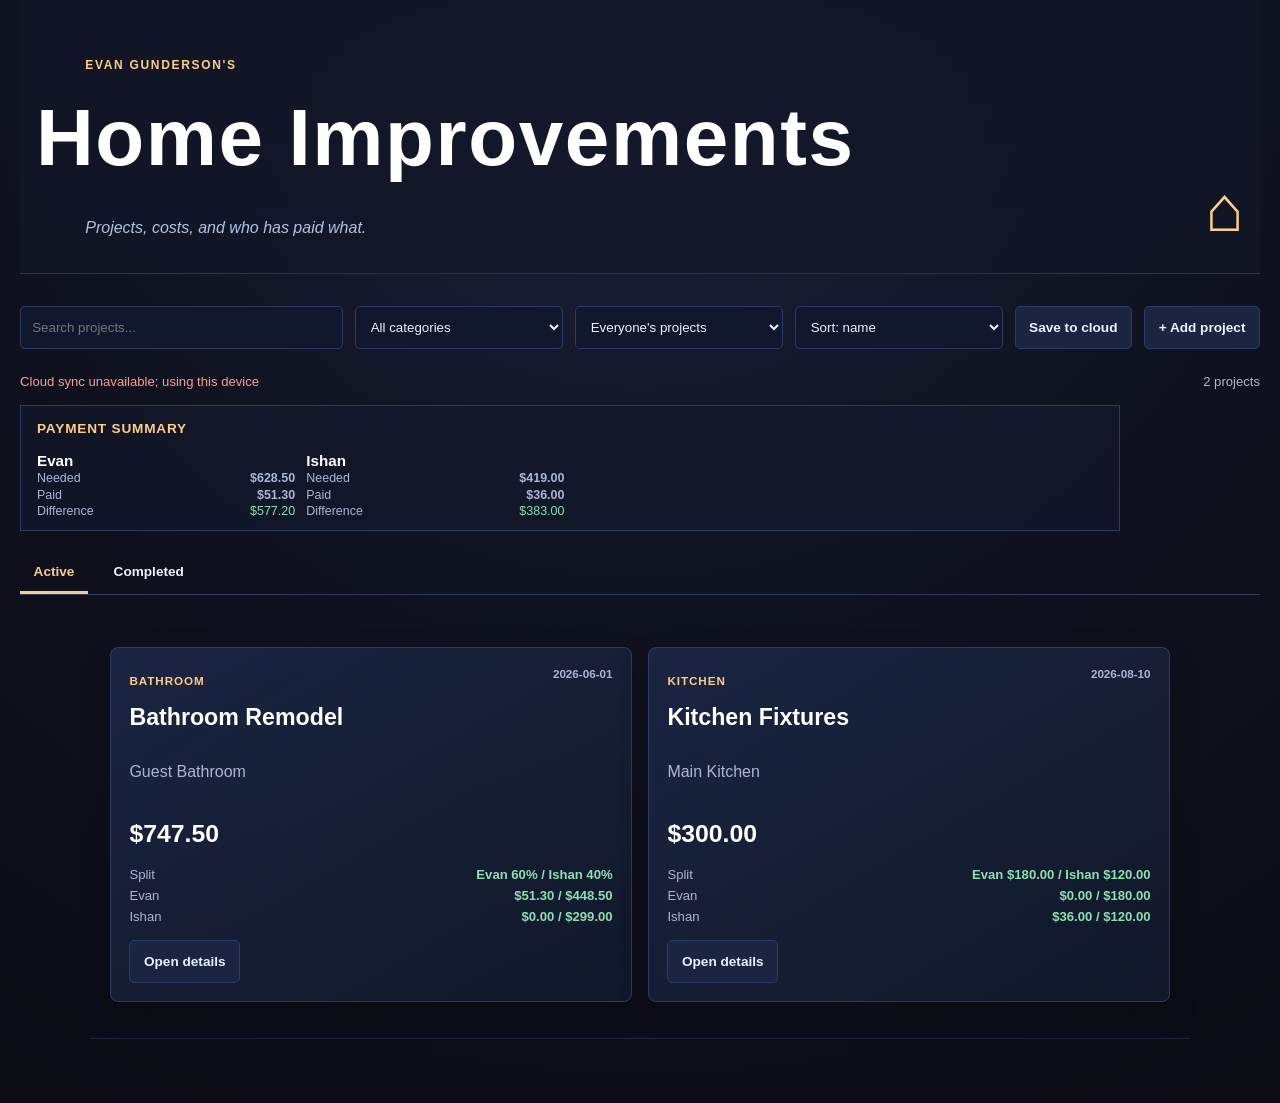
<file: home-improvements.html>
<!DOCTYPE html>
<html lang="en">
<head>
  <meta charset="UTF-8" />
  <meta name="viewport" content="width=device-width, initial-scale=1.0" />
  <meta name="description" content="A private, local-first tracker for home improvement projects, costs, and payments." />
  <title>Home Improvements</title>
  <link rel="stylesheet" href="assets/styles.css" />
  <link rel="shortcut icon" type="image/x-icon" href="favicon.ico">
  <style>
    :root { --panel: rgba(18, 24, 43, 0.92); --panel-light: rgba(28, 38, 68, 0.95); --line: #2d3b67; --accent: #ffcc88; --green: #8ee0b0; --danger: #ff9b9b; --muted: #aab7d4; }
    * { box-sizing: border-box; }
    body { min-height: 100vh; }
    .improvements-shell { width: min(1240px, calc(100% - 2rem)); margin: 0 auto; }
    .improvements-header { display: flex; align-items: end; justify-content: space-between; gap: 2rem; text-align: left; }
    .improvements-header h1 { font-size: clamp(2.4rem, 7vw, 5rem); }
    .eyebrow { color: var(--accent); font: 700 .75rem Arial, sans-serif; letter-spacing: .14em; text-transform: uppercase; }
    .header-mark { color: var(--accent); font-size: 4rem; line-height: 1; }
    .tracker-main { max-width: none; padding: 2rem 0 4rem; border: 0; }
    .toolbar, .status-row, .tabs, .split-controls { display: flex; flex-wrap: wrap; align-items: center; gap: .75rem; }
    .toolbar { margin-bottom: 1rem; }
    .toolbar input, .toolbar select, .project-form input, .project-form select, .project-form textarea, .item-input { min-height: 2.7rem; width: 100%; padding: .55rem .7rem; color: #eaf2ff; border: 1px solid var(--line); border-radius: 5px; background: #11182d; }
    .toolbar input { flex: 1 1 18rem; }
    .toolbar select { flex: 0 1 13rem; }
    .button { min-height: 2.7rem; padding: .55rem .85rem; color: #eaf2ff; border: 1px solid var(--line); border-radius: 5px; background: var(--panel-light); cursor: pointer; font: 700 .85rem Arial, sans-serif; }
    .button:hover, .button[aria-selected="true"] { border-color: var(--accent); color: #171b28; background: var(--accent); }
    .button.danger { color: var(--danger); }
    .button.danger:hover { color: #171b28; background: var(--danger); }
    .status-row { min-height: 2rem; justify-content: space-between; color: var(--muted); font: .82rem Arial, sans-serif; }
    .status-row .error, .validation { color: var(--danger); }
    .payment-summary { display: grid; grid-template-columns: repeat(auto-fit, minmax(220px, 1fr)); gap: .7rem; margin: .5rem 0 1.25rem; padding: .75rem 1rem; border: 1px solid var(--line); background: rgba(18, 24, 43, .72); }
    .payment-summary h2 { grid-column: 1 / -1; margin: 0; color: var(--accent); font-size: .85rem; letter-spacing: .06em; text-transform: uppercase; }
    .payment-summary-person { display: grid; gap: .15rem; color: var(--muted); font: .78rem Arial, sans-serif; }
    .payment-summary-person strong { color: #fff; font-size: .95rem; }
    .payment-summary-person span { display: flex; justify-content: space-between; gap: .5rem; }
    .payment-summary-person em { color: var(--green); font-style: normal; }
    .payment-summary-person em.negative { color: var(--danger); }
    .tabs { margin: 1rem 0; border-bottom: 1px solid var(--line); }
    .tab { border: 0; border-bottom: 3px solid transparent; border-radius: 0; background: transparent; }
    .tab[aria-selected="true"] { color: var(--accent); border-bottom-color: var(--accent); background: transparent; }
    .project-grid { display: grid; grid-template-columns: repeat(auto-fit, minmax(280px, 1fr)); gap: 1rem; }
    .project-card { display: flex; min-height: 260px; flex-direction: column; padding: 1.15rem; border: 1px solid var(--line); border-radius: 8px; background: linear-gradient(150deg, var(--panel-light), var(--panel)); box-shadow: 0 10px 30px rgba(0,0,0,.2); animation: appear .3s ease both; }
    .project-card.completed { opacity: .78; }
    .card-top { display: flex; justify-content: space-between; gap: 1rem; }
    .project-card h2 { margin: .3rem 0 .4rem; color: #fff; font-size: 1.45rem; }
    .tag, .card-date { color: var(--accent); font: 700 .73rem Arial, sans-serif; letter-spacing: .08em; text-transform: uppercase; }
    .card-date { color: var(--muted); letter-spacing: 0; text-transform: none; }
    .card-notes { color: var(--muted); }
    .card-total { margin: .8rem 0; color: #fff; font-size: 1.55rem; font-weight: 700; }
    .payment-list { display: grid; gap: .35rem; margin-top: auto; color: var(--muted); font: .82rem Arial, sans-serif; }
    .payment-list span { display: flex; justify-content: space-between; gap: .5rem; }
    .payment-list strong { color: var(--green); font-weight: 600; }
    .card-actions { display: flex; gap: .6rem; margin-top: 1rem; }
    .empty-state { grid-column: 1 / -1; padding: 3rem 1rem; text-align: center; color: var(--muted); }
    dialog { width: min(1040px, calc(100% - 1.5rem)); max-height: calc(100vh - 1.5rem); padding: 0; color: #eaf2ff; border: 1px solid var(--line); border-radius: 8px; background: #12182b; box-shadow: 0 25px 80px rgba(0,0,0,.45); }
    dialog::backdrop { background: rgba(3, 6, 14, .72); }
    .dialog-inner { padding: 1.35rem; }
    .dialog-heading { display: flex; align-items: start; justify-content: space-between; gap: 1rem; }
    .dialog-heading h2 { margin: 0 0 1rem; color: #fff; }
    .close-button { border: 0; color: var(--muted); background: transparent; font-size: 1.5rem; cursor: pointer; }
    .project-form { display: grid; gap: 1rem; }
    .form-row { display: grid; grid-template-columns: repeat(2, 1fr); gap: 1rem; }
    .project-form label { display: grid; gap: .35rem; color: var(--muted); font: 700 .75rem Arial, sans-serif; letter-spacing: .05em; text-transform: uppercase; }
    .project-form textarea { min-height: 5rem; resize: vertical; }
    .items-heading { display: flex; justify-content: space-between; align-items: center; gap: 1rem; }
    .items-heading h3, .split-panel h3 { margin: 0; color: var(--accent); font-size: 1rem; }
    .items-table { overflow-x: auto; }
    .items-table table { width: 100%; min-width: 720px; border-collapse: collapse; font-size: .85rem; }
    .items-table th { color: var(--muted); font: 700 .7rem Arial, sans-serif; letter-spacing: .05em; text-align: left; text-transform: uppercase; }
    .items-table th, .items-table td { padding: .55rem .35rem; border-bottom: 1px solid #263354; vertical-align: middle; }
    .items-table td:nth-child(2) { width: 7.5rem; }
    .items-table td:nth-child(3) { width: 16rem; }
    .items-table td:nth-child(4), .items-table td:nth-child(5) { width: 4rem; text-align: center; }
    .item-input[type="number"] { text-align: right; }
    .check { width: 1.1rem; height: 1.1rem; accent-color: var(--green); }
    .split-panel { display: grid; gap: .8rem; padding: 1rem; border: 1px solid var(--line); background: rgba(24, 31, 56, .72); }
    .split-person { display: grid; grid-template-columns: 6rem minmax(7rem, 10rem) 1fr; align-items: center; gap: .7rem; }
    .split-person strong { color: #fff; }
    .split-person span { color: var(--muted); font: .82rem Arial, sans-serif; }
    .form-actions { display: flex; flex-wrap: wrap; justify-content: space-between; gap: .7rem; }
    .action-group { display: flex; gap: .7rem; }
    @keyframes appear { from { opacity: 0; transform: translateY(8px); } to { opacity: 1; transform: translateY(0); } }
    @media (max-width: 640px) { .improvements-header { align-items: start; padding-top: 2rem; } .header-mark { display: none; } .form-row, .split-person { grid-template-columns: 1fr; } .toolbar > * { flex-basis: 100%; } .form-actions, .action-group { width: 100%; } .form-actions .button, .action-group .button { flex: 1; } }
  </style>
</head>
<body class="dark">
  <div class="improvements-shell">
    <header class="improvements-header">
      <div><p class="eyebrow">Evan Gunderson's</p><h1>Home Improvements</h1><p>Projects, costs, and who has paid what.</p></div>
      <div class="header-mark" aria-hidden="true">⌂</div>
    </header>
    <main class="tracker-main">
      <div class="toolbar" aria-label="Project controls">
        <input id="search" type="search" placeholder="Search projects..." aria-label="Search projects" />
        <select id="category-filter" aria-label="Filter by category"><option value="all">All categories</option></select>
        <select id="person-filter" aria-label="Filter by unpaid person"><option value="all">Everyone's projects</option><option value="Evan">Unpaid for Evan</option><option value="Ishan">Unpaid for Ishan</option></select>
        <select id="sort-control" aria-label="Sort projects"><option value="name">Sort: name</option><option value="total">Sort: total cost</option><option value="startDate">Sort: start date</option><option value="completedDate">Sort: completion date</option></select>
        <button class="button" id="sync-button" type="button">Save to cloud</button><button class="button" id="add-project" type="button">+ Add project</button>
      </div>
      <div class="status-row"><span id="sync-status" aria-live="polite">Using this device</span><span id="project-count"></span></div>
      <section class="payment-summary" id="payment-summary" aria-label="Payment summary"></section>
      <div class="tabs" role="tablist"><button class="button tab" id="active-tab" role="tab" aria-selected="true" type="button">Active</button><button class="button tab" id="completed-tab" role="tab" aria-selected="false" type="button">Completed</button></div>
      <section class="project-grid" id="project-grid" aria-live="polite"></section>
    </main>
  </div>
  <dialog id="project-dialog"><div class="dialog-inner"><div class="dialog-heading"><h2 id="dialog-title">Add a project</h2><button class="close-button" id="close-dialog" type="button" aria-label="Close">&times;</button></div><form class="project-form" id="project-form">
    <input id="project-id" type="hidden" />
    <div class="form-row"><label>Project name<input id="project-name" required maxlength="80" /></label><label>Category<input id="project-category" required maxlength="40" /></label></div>
    <div class="form-row"><label>Location<input id="project-location" maxlength="80" /></label><label>Start date<input id="project-start-date" type="date" /></label></div>
    <label>Notes<textarea id="project-notes" maxlength="1000"></textarea></label>
    <label><span>Project completed</span><span><input class="check" id="project-completed" type="checkbox" /> Mark this project completed</span></label>
    <div><div class="items-heading"><h3>Line items</h3><button class="button" id="add-item" type="button">+ Add item</button></div><div class="items-table"><table><thead><tr><th>Item</th><th>Cost</th><th>Link</th><th>Done</th><th>Evan paid</th><th>Ishan paid</th><th></th></tr></thead><tbody id="items-body"></tbody></table></div><p class="card-total">Total: <span id="form-total">$0.00</span></p></div>
    <div class="split-panel"><h3>Cost split</h3><div class="split-controls"><label><input type="radio" name="split-mode" value="percentage" checked /> Percentage</label><label><input type="radio" name="split-mode" value="amount" /> Fixed amount</label></div><div id="split-people"></div><p class="validation" id="split-validation" aria-live="polite"></p></div>
    <div class="form-actions"><button class="button danger" id="delete-project" type="button">Delete project</button><div class="action-group"><button class="button" id="cancel-dialog" type="button">Cancel</button><button class="button" type="submit">Save project</button></div></div>
  </form></div></dialog>
  <script>
    const PEOPLE = ["Evan", "Ishan"];
    const API_URL = "https://recipe-book-api.2thetophat2.workers.dev?resource=improvements";
    const STORAGE_KEY = "home-improvements-data";
    const starterData = [{ id: "bathroom-remodel-2026", name: "Bathroom Remodel", category: "Bathroom", location: "Guest Bathroom", startDate: "2026-06-01", notes: "Full refresh before guests arrive.", split: { mode: "percentage", values: { Evan: 60, Ishan: 40 } }, completed: false, completedDate: null, items: [{ id: "sink", name: "New Sink", cost: 240, link: "https://example.com/product", completed: false, paid: { Evan: false, Ishan: false } }, { id: "lights", name: "Vanity Lights", cost: 85.5, link: "https://example.com/quote", completed: true, paid: { Evan: true, Ishan: false } }, { id: "install", name: "Installation Labor", cost: 350, link: "", completed: false, paid: { Evan: false, Ishan: false } }, { id: "paint", name: "Paint", cost: 60, link: "", completed: false, paid: { Evan: false, Ishan: false } }, { id: "caulk", name: "Caulk", cost: 12, link: "", completed: false, paid: { Evan: false, Ishan: false } }] }, { id: "kitchen-fixtures-2026", name: "Kitchen Fixtures", category: "Kitchen", location: "Main Kitchen", startDate: "2026-08-10", notes: "Replace the faucet and update cabinet hardware.", split: { mode: "amount", values: { Evan: 180, Ishan: 120 } }, completed: false, completedDate: null, items: [{ id: "faucet", name: "Pull-down Faucet", cost: 210, link: "https://example.com/faucet", completed: false, paid: { Evan: false, Ishan: false } }, { id: "hardware", name: "Cabinet Hardware", cost: 90, link: "", completed: false, paid: { Evan: false, Ishan: true } }] }];
    let projects = normalizeProjects(JSON.parse(localStorage.getItem(STORAGE_KEY) || "null") || starterData);
    let currentTab = "active";
    let editingProject = null;
    let draftSplitValues = { Evan: 0, Ishan: 0 };
    const grid = document.getElementById("project-grid");
    const dialog = document.getElementById("project-dialog");
    const form = document.getElementById("project-form");
    const money = (value) => new Intl.NumberFormat("en-US", { style: "currency", currency: "USD" }).format(Number(value) || 0);
    const escapeHtml = (value) => String(value ?? "").replace(/[&<>'"]/g, (character) => ({ "&": "&amp;", "<": "&lt;", ">": "&gt;", "'": "&#39;", '"': "&quot;" }[character]));
    function blankItem() { return { id: `item-${Date.now()}-${Math.random().toString(16).slice(2)}`, name: "", cost: 0, link: "", completed: false, notes: "", paid: { Evan: false, Ishan: false } }; }
    function normalizeProjects(value) { return (Array.isArray(value) ? value : []).map((project) => ({ id: project.id || `project-${Date.now()}`, name: project.name || "Untitled project", category: project.category || "Other", location: project.location || "", startDate: project.startDate || "", notes: project.notes || "", split: { mode: project.split?.mode === "amount" ? "amount" : "percentage", values: Object.fromEntries(PEOPLE.map((person) => [person, Number(project.split?.values?.[person]) || 0])) }, completed: Boolean(project.completed), completedDate: project.completedDate || null, items: (Array.isArray(project.items) ? project.items : []).map((item) => ({ ...blankItem(), ...item, cost: Number(item.cost) || 0, paid: Object.fromEntries(PEOPLE.map((person) => [person, Boolean(item.paid?.[person])])) })) })); }
    function saveLocally() { localStorage.setItem(STORAGE_KEY, JSON.stringify(projects)); renderSummary(); }
    function total(project) { return project.items.reduce((sum, item) => sum + (Number(item.cost) || 0), 0); }
    function owed(project, person) { return project.split.mode === "percentage" ? total(project) * project.split.values[person] / 100 : project.split.values[person]; }
    function itemShare(project, item, person) { const cost = Number(item.cost) || 0; if (project.split.mode === "percentage") return cost * project.split.values[person] / 100; const splitTotal = PEOPLE.reduce((sum, splitPerson) => sum + project.split.values[splitPerson], 0); return splitTotal ? cost * project.split.values[person] / splitTotal : 0; }
    function paid(project, person) { return project.items.reduce((sum, item) => sum + (item.paid[person] ? itemShare(project, item, person) : 0), 0); }
    function hasUnpaid(project, person) { return project.items.some((item) => !item.paid[person]); }
    function setStatus(message, error = false) { const status = document.getElementById("sync-status"); status.textContent = message; status.className = error ? "error" : ""; }
    function renderSummary() { document.getElementById("payment-summary").innerHTML = `<h2>Payment summary</h2>${PEOPLE.map((person) => { const owedTotal = projects.reduce((sum, project) => sum + owed(project, person), 0); const paidTotal = projects.reduce((sum, project) => sum + paid(project, person), 0); const difference = owedTotal - paidTotal; return `<div class="payment-summary-person"><strong>${person}</strong><span>Needed <b>${money(owedTotal)}</b></span><span>Paid <b>${money(paidTotal)}</b></span><span>Difference <em class="${difference < 0 ? "negative" : ""}">${money(difference)}</em></span></div>`; }).join("")}`; }
    function updateCategories() { const select = document.getElementById("category-filter"); const selected = select.value; const categories = [...new Set(projects.map((project) => project.category).filter(Boolean))].sort(); select.innerHTML = `<option value="all">All categories</option>${categories.map((category) => `<option value="${escapeHtml(category)}">${escapeHtml(category)}</option>`).join("")}`; select.value = categories.includes(selected) ? selected : "all"; }
    function render() { updateCategories(); const term = document.getElementById("search").value.toLowerCase().trim(); const category = document.getElementById("category-filter").value; const person = document.getElementById("person-filter").value; const sort = document.getElementById("sort-control").value; const visible = projects.filter((project) => (currentTab === "completed" ? project.completed : !project.completed)).filter((project) => `${project.name} ${project.category} ${project.location} ${project.notes}`.toLowerCase().includes(term)).filter((project) => category === "all" || project.category === category).filter((project) => person === "all" || hasUnpaid(project, person)).sort((a, b) => { if (sort === "total") return total(b) - total(a); if (sort === "startDate" || sort === "completedDate") return String(b[sort] || "").localeCompare(String(a[sort] || "")); return a.name.localeCompare(b.name); }); document.getElementById("project-count").textContent = `${visible.length} project${visible.length === 1 ? "" : "s"}`; grid.innerHTML = visible.length ? visible.map((project, index) => `<article class="project-card ${project.completed ? "completed" : ""}" style="animation-delay:${index * 40}ms"><div class="card-top"><div><span class="tag">${escapeHtml(project.category)}</span><h2>${escapeHtml(project.name)}</h2></div><span class="card-date">${project.completed ? "Completed" : project.startDate || "No start date"}</span></div><p class="card-notes">${escapeHtml(project.location || project.notes || "No notes yet.")}</p><div class="card-total">${money(total(project))}</div><div class="payment-list"><span>Split <strong>${PEOPLE.map((person) => project.split.mode === "percentage" ? `${person} ${project.split.values[person]}%` : `${person} ${money(project.split.values[person])}`).join(" / ")}</strong></span>${PEOPLE.map((person) => `<span>${person} <strong>${money(paid(project, person))} / ${money(owed(project, person))}</strong></span>`).join("")}</div><div class="card-actions"><button class="button" data-action="edit" data-id="${escapeHtml(project.id)}" type="button">Open details</button></div></article>`).join("") : `<p class="empty-state">No ${currentTab} projects match these filters.</p>`; }
    function renderItems(items) { document.getElementById("items-body").innerHTML = items.map((item) => `<tr data-item-id="${escapeHtml(item.id)}"><td><input class="item-input" data-field="name" value="${escapeHtml(item.name)}" placeholder="Item name" required /><input class="item-input" data-field="notes" value="${escapeHtml(item.notes)}" placeholder="Notes" aria-label="Item notes" /></td><td><input class="item-input" data-field="cost" type="number" min="0" step="0.01" value="${item.cost}" aria-label="Cost" /></td><td><input class="item-input" data-field="link" type="url" value="${escapeHtml(item.link)}" placeholder="https://..." aria-label="Link" />${item.link ? `<a href="${escapeHtml(item.link)}" target="_blank" rel="noopener noreferrer">Open link</a>` : ""}</td><td><input class="check" data-field="completed" type="checkbox" ${item.completed ? "checked" : ""} aria-label="Item completed" /></td><td><input class="check" data-person="Evan" type="checkbox" ${item.paid.Evan ? "checked" : ""} aria-label="Evan paid" /></td><td><input class="check" data-person="Ishan" type="checkbox" ${item.paid.Ishan ? "checked" : ""} aria-label="Ishan paid" /></td><td><button class="button danger" data-action="remove-item" type="button" aria-label="Delete ${escapeHtml(item.name || "item")}">Delete</button></td></tr>`).join(""); }
    function renderSplit() { const project = readForm(); const mode = document.querySelector('input[name="split-mode"]:checked').value; document.getElementById("form-total").textContent = money(total(project)); document.getElementById("split-people").innerHTML = PEOPLE.map((person) => `<div class="split-person"><strong>${person}</strong><input class="item-input" data-split-person="${person}" type="number" min="0" step="${mode === "percentage" ? "1" : "0.01"}" value="${draftSplitValues[person] || 0}" /><span>Owes ${money(mode === "percentage" ? total(project) * draftSplitValues[person] / 100 : draftSplitValues[person])}; paid ${money(paid(project, person))}</span></div>`).join(""); validateSplit(); }
    function readForm() { return { items: [...document.querySelectorAll("#items-body tr")].map((row) => ({ id: row.dataset.itemId, name: row.querySelector('[data-field="name"]').value.trim(), cost: Number(row.querySelector('[data-field="cost"]').value) || 0, link: row.querySelector('[data-field="link"]').value.trim(), completed: row.querySelector('[data-field="completed"]').checked, notes: row.querySelector('[data-field="notes"]').value.trim(), paid: { Evan: row.querySelector('[data-person="Evan"]').checked, Ishan: row.querySelector('[data-person="Ishan"]').checked } })), split: { mode: document.querySelector('input[name="split-mode"]:checked').value, values: Object.fromEntries(PEOPLE.map((person) => [person, Number(document.querySelector(`[data-split-person="${person}"]`)?.value) || draftSplitValues[person] || 0])) } }; }
    function validateSplit() { if (!editingProject) return true; const data = readForm(); const sum = PEOPLE.reduce((value, person) => value + data.split.values[person], 0); const expected = data.split.mode === "percentage" ? 100 : total(data); const valid = Math.abs(sum - expected) < .01; document.getElementById("split-validation").textContent = valid ? "Split is balanced." : `${data.split.mode === "percentage" ? "Percentages" : "Amounts"} total ${data.split.mode === "percentage" ? `${sum}%` : money(sum)}; expected ${data.split.mode === "percentage" ? "100%" : money(expected)}.`; return valid; }
    function openEditor(project) { editingProject = project || { id: `project-${Date.now()}`, name: "", category: "", location: "", startDate: "", notes: "", completed: false, completedDate: null, items: [blankItem()], split: { mode: "percentage", values: { Evan: 50, Ishan: 50 } } }; draftSplitValues = { ...editingProject.split.values }; document.getElementById("dialog-title").textContent = project ? "Edit project" : "Add a project"; document.getElementById("project-id").value = editingProject.id; document.getElementById("project-name").value = editingProject.name; document.getElementById("project-category").value = editingProject.category; document.getElementById("project-location").value = editingProject.location; document.getElementById("project-start-date").value = editingProject.startDate; document.getElementById("project-notes").value = editingProject.notes; document.getElementById("project-completed").checked = editingProject.completed; document.querySelector(`input[name="split-mode"][value="${editingProject.split.mode}"]`).checked = true; renderItems(editingProject.items); renderSplit(); document.getElementById("delete-project").hidden = !project; dialog.showModal(); }
    async function loadCloud() { try { const response = await fetch(API_URL); if (!response.ok) throw new Error("Cloud load failed"); const payload = await response.json(); if (Array.isArray(payload.improvements)) { projects = normalizeProjects(payload.improvements); saveLocally(); render(); setStatus("Synced from cloud"); } } catch (error) { setStatus("Cloud sync unavailable; using this device", true); } }
    async function saveCloud() { saveLocally(); const writeKey = prompt("Enter your recipe write key:"); if (!writeKey) return; try { const response = await fetch(API_URL, { method: "PUT", headers: { "Content-Type": "application/json", "X-Recipe-Key": writeKey }, body: JSON.stringify({ improvements: projects }) }); const payload = await response.json(); if (!response.ok) throw new Error(payload.error || "Cloud save failed"); setStatus("Saved to cloud"); } catch (error) { setStatus(error.message, true); } }
    document.getElementById("add-project").addEventListener("click", () => openEditor());
    document.getElementById("sync-button").addEventListener("click", saveCloud);
    ["search", "category-filter", "person-filter", "sort-control"].forEach((id) => document.getElementById(id).addEventListener(id === "search" ? "input" : "change", render));
    ["active-tab", "completed-tab"].forEach((id) => document.getElementById(id).addEventListener("click", (event) => { currentTab = id === "completed-tab" ? "completed" : "active"; document.querySelectorAll(".tab").forEach((tab) => tab.setAttribute("aria-selected", tab === event.currentTarget)); render(); }));
    document.getElementById("close-dialog").addEventListener("click", () => dialog.close()); document.getElementById("cancel-dialog").addEventListener("click", () => dialog.close());
    document.getElementById("add-item").addEventListener("click", () => { const items = readForm().items; items.push(blankItem()); renderItems(items); renderSplit(); });
    document.getElementById("items-body").addEventListener("input", () => { document.getElementById("form-total").textContent = money(total(readForm())); renderSplit(); });
    document.getElementById("items-body").addEventListener("change", () => { document.getElementById("form-total").textContent = money(total(readForm())); renderSplit(); });
    document.getElementById("items-body").addEventListener("click", (event) => { if (!event.target.matches('[data-action="remove-item"]')) return; const items = readForm().items.filter((item) => item.id !== event.target.closest("tr").dataset.itemId); renderItems(items.length ? items : [blankItem()]); renderSplit(); });
    document.getElementById("split-people").addEventListener("input", (event) => { if (event.target.matches("[data-split-person]")) draftSplitValues[event.target.dataset.splitPerson] = Number(event.target.value) || 0; validateSplit(); });
    document.querySelectorAll('input[name="split-mode"]').forEach((input) => input.addEventListener("change", renderSplit));
    grid.addEventListener("click", (event) => { const button = event.target.closest("[data-action=" + "edit]"); if (button) openEditor(projects.find((project) => project.id === button.dataset.id)); });
    document.getElementById("delete-project").addEventListener("click", () => { if (editingProject && confirm(`Delete ${editingProject.name || "this project"}?`)) { projects = projects.filter((project) => project.id !== editingProject.id); saveLocally(); dialog.close(); render(); } });
    form.addEventListener("submit", (event) => { event.preventDefault(); if (!validateSplit()) return; const data = readForm(); const completed = document.getElementById("project-completed").checked; const project = { ...editingProject, id: document.getElementById("project-id").value, name: document.getElementById("project-name").value.trim(), category: document.getElementById("project-category").value.trim(), location: document.getElementById("project-location").value.trim(), startDate: document.getElementById("project-start-date").value, notes: document.getElementById("project-notes").value.trim(), completed, completedDate: completed ? (editingProject.completedDate || new Date().toISOString().slice(0, 10)) : null, items: data.items, split: data.split }; projects = projects.some((item) => item.id === project.id) ? projects.map((item) => item.id === project.id ? project : item) : [project, ...projects]; saveLocally(); dialog.close(); render(); });
    renderSummary(); render(); loadCloud();
  </script>
</body>
</html>
</file>
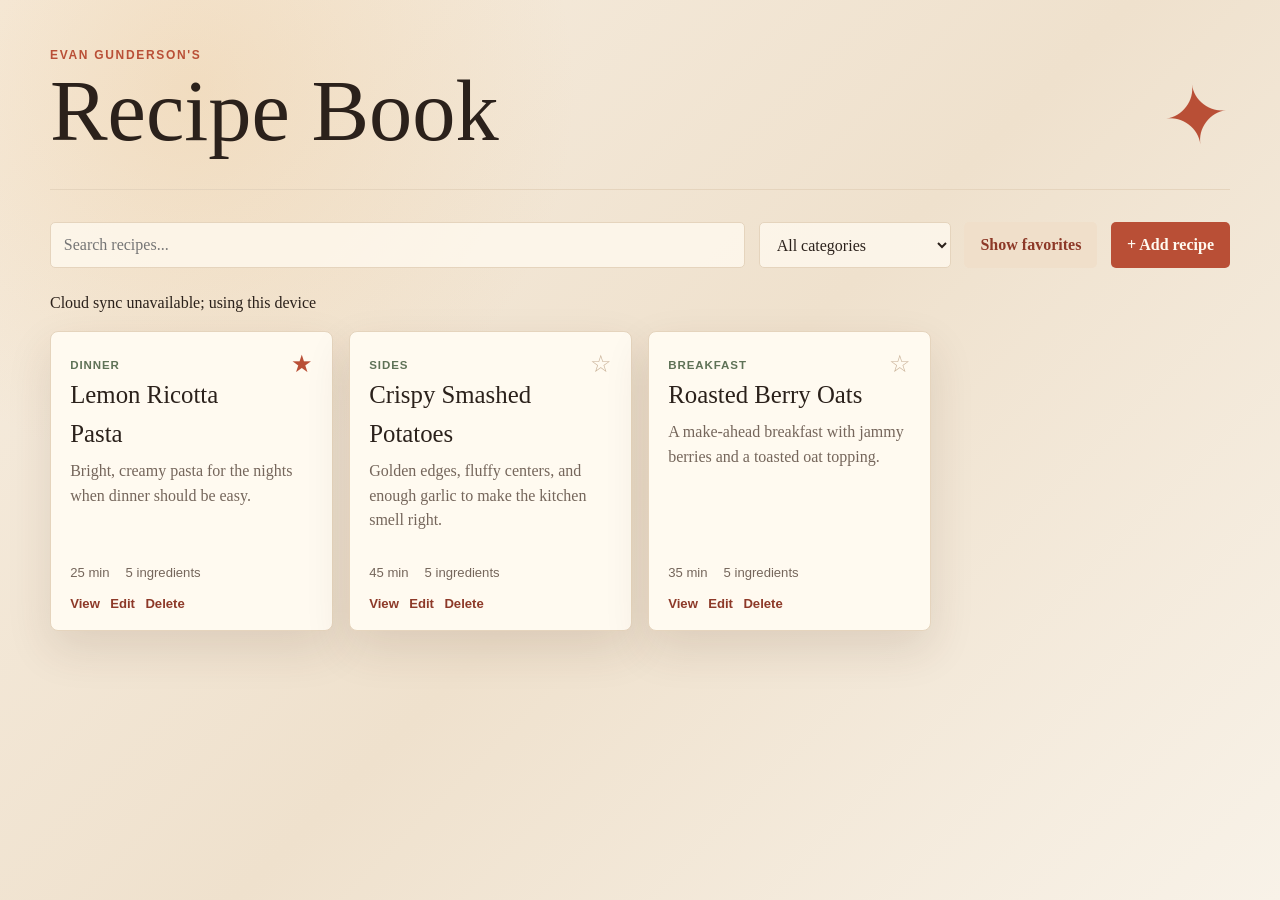
<file: recipe-book.html>
<!DOCTYPE html>
<html lang="en">
<head>
  <meta charset="UTF-8" />
  <meta name="viewport" content="width=device-width, initial-scale=1.0" />
  <meta name="description" content="A personal recipe book for saving and organizing favorite recipes." />
  <title>Recipe Book</title>
  <style>
    :root {
      --ink: #2b211b;
      --muted: #75665b;
      --paper: #fffaf0;
      --paper-deep: #f4e8d5;
      --tomato: #b94f36;
      --tomato-dark: #8d3928;
      --sage: #5f7257;
      --line: #e5d4bd;
      --shadow: 0 18px 45px rgba(73, 44, 24, 0.12);
    }

    * { box-sizing: border-box; }
    body { margin: 0; color: var(--ink); background: radial-gradient(circle at 15% 10%, rgba(231, 183, 119, 0.28), transparent 24rem), linear-gradient(135deg, #f7eee1 0%, #efe1cd 52%, #f8f2e8 100%); font-family: Georgia, "Times New Roman", serif; line-height: 1.55; }
    button, input, select, textarea { font: inherit; }
    button { cursor: pointer; }
    .page-shell { width: min(1180px, calc(100% - 2rem)); min-height: 100dvh; margin: 0 auto; }
    header { display: flex; justify-content: space-between; align-items: end; gap: 2rem; padding: 3rem 0 2rem; border-bottom: 1px solid var(--line); }
    .eyebrow { margin: 0 0 0.45rem; color: var(--tomato); font: 700 0.75rem/1.2 Arial, sans-serif; letter-spacing: 0.14em; text-transform: uppercase; }
    h1, h2, h3, p { margin-top: 0; }
    h1 { margin-bottom: 0.35rem; font-size: clamp(2.8rem, 7vw, 5.4rem); line-height: 0.95; font-weight: 400; }
    .intro { max-width: 34rem; margin-bottom: 0; color: var(--muted); font-size: 1.1rem; }
    .header-mark { color: var(--tomato); font-size: 5rem; line-height: 1; transform: rotate(-8deg); }
    main { padding: 2rem 0 4rem; }
    .toolbar { display: flex; flex-wrap: wrap; justify-content: space-between; gap: 0.85rem; margin-bottom: 1.4rem; }
    .toolbar input, .toolbar select, .recipe-form input, .recipe-form select, .recipe-form textarea { min-height: 2.8rem; padding: 0.6rem 0.8rem; color: var(--ink); border: 1px solid var(--line); border-radius: 5px; background: rgba(255, 250, 240, 0.78); }
    #search { flex: 1 1 17rem; }
    #category-filter { flex: 0 1 12rem; }
    .primary-button, .secondary-button { border: 0; border-radius: 5px; padding: 0.65rem 1rem; font-weight: 700; }
    .primary-button { color: #fffaf0; background: var(--tomato); }
    .primary-button:hover { background: var(--tomato-dark); }
    .secondary-button { color: var(--tomato-dark); background: #f0dfca; }
    .recipe-grid { display: grid; grid-template-columns: repeat(auto-fill, minmax(255px, 1fr)); gap: 1rem; }
    .recipe-card { display: flex; min-height: 255px; flex-direction: column; padding: 1.2rem; border: 1px solid var(--line); border-radius: 8px; background: var(--paper); box-shadow: var(--shadow); animation: appear 0.35s ease both; }
    .card-top { display: flex; align-items: start; justify-content: space-between; gap: 1rem; }
    .recipe-card h2 { margin-bottom: 0.35rem; font-size: 1.55rem; font-weight: 400; }
    .recipe-card p { color: var(--muted); }
    .tag { color: var(--sage); font: 700 0.72rem Arial, sans-serif; letter-spacing: 0.08em; text-transform: uppercase; }
    .favorite { border: 0; padding: 0; color: #cbb49b; background: transparent; font-size: 1.5rem; line-height: 1; }
    .favorite.active { color: var(--tomato); }
    .recipe-meta { display: flex; gap: 1rem; margin-top: auto; padding-top: 1rem; color: var(--muted); font: 0.82rem Arial, sans-serif; }
    .card-actions { display: flex; gap: 0.65rem; margin-top: 1rem; }
    .card-actions button { padding: 0; color: var(--tomato-dark); border: 0; background: transparent; font: 700 0.82rem Arial, sans-serif; }
    .empty-state { grid-column: 1 / -1; padding: 3rem 1rem; text-align: center; color: var(--muted); }
    dialog { width: min(620px, calc(100% - 2rem)); padding: 0; color: var(--ink); border: 0; border-radius: 8px; background: var(--paper); box-shadow: 0 25px 80px rgba(43, 33, 27, 0.3); }
    dialog::backdrop { background: rgba(43, 33, 27, 0.48); }
    .dialog-inner { padding: 1.5rem; }
    .dialog-heading { display: flex; justify-content: space-between; gap: 1rem; align-items: start; }
    .dialog-heading h2 { margin-bottom: 1.2rem; font-size: 2rem; font-weight: 400; }
    .close-button { border: 0; color: var(--muted); background: transparent; font-size: 1.5rem; }
    .recipe-form { display: grid; gap: 1rem; }
    .form-row { display: grid; grid-template-columns: 1fr 1fr; gap: 1rem; }
    .recipe-form label { display: grid; gap: 0.35rem; color: var(--muted); font: 700 0.78rem Arial, sans-serif; letter-spacing: 0.05em; text-transform: uppercase; }
    .recipe-form textarea { min-height: 7rem; resize: vertical; }
    .recipe-details { display: grid; gap: 1.2rem; }
    .recipe-details h3 { margin-bottom: 0.35rem; color: var(--tomato-dark); font: 700 0.78rem Arial, sans-serif; letter-spacing: 0.08em; text-transform: uppercase; }
    .recipe-details ul, .recipe-details ol { margin: 0; padding-left: 1.4rem; }
    .recipe-details li + li { margin-top: 0.45rem; }
    .form-actions { display: flex; justify-content: end; gap: 0.7rem; margin-top: 0.2rem; }
    @keyframes appear { from { opacity: 0; transform: translateY(8px); } to { opacity: 1; transform: translateY(0); } }
    @media (max-width: 640px) { header { align-items: start; padding-top: 2rem; } .header-mark { display: none; } .form-row { grid-template-columns: 1fr; } .toolbar > * { flex-basis: 100% !important; } }
  </style>
</head>
<body>
  <div class="page-shell">
    <header>
      <div>
        <p class="eyebrow">Evan Gunderson's</p>
        <h1>Recipe Book</h1>
      </div>
      <div class="header-mark" aria-hidden="true">✦</div>
    </header>
    <main>
      <div class="toolbar" aria-label="Recipe controls">
        <input id="search" type="search" placeholder="Search recipes..." aria-label="Search recipes" />
        <select id="category-filter" aria-label="Filter by category"><option value="all">All categories</option><option value="breakfast">Breakfast</option><option value="lunch">Lunch</option><option value="dinner">Dinner</option><option value="dessert">Dessert</option><option value="sides">Sides</option></select>
        <button class="secondary-button" id="favorites-filter" type="button" aria-pressed="false">Show favorites</button>
        <button class="primary-button" id="add-recipe" type="button">+ Add recipe</button>
      </div>
      <p id="sync-status" aria-live="polite"></p>
      <section class="recipe-grid" id="recipe-grid" aria-live="polite"></section>
    </main>
  </div>

  <dialog id="recipe-dialog">
    <div class="dialog-inner">
      <div class="dialog-heading"><h2 id="dialog-title">Add a recipe</h2><button class="close-button" id="close-dialog" type="button" aria-label="Close">&times;</button></div>
      <form class="recipe-form" id="recipe-form">
        <input id="recipe-id" type="hidden" />
        <label>Recipe name <input id="recipe-name" required maxlength="70" /></label>
        <div class="form-row"><label>Category <select id="recipe-category" required><option value="breakfast">Breakfast</option><option value="lunch">Lunch</option><option value="dinner">Dinner</option><option value="dessert">Dessert</option><option value="sides">Sides</option></select></label><label>Time <input id="recipe-time" required placeholder="30 min" maxlength="20" /></label></div>
        <label>Short description <input id="recipe-description" required maxlength="150" /></label>
        <label>Ingredients <textarea id="recipe-ingredients" required placeholder="One ingredient per line"></textarea></label>
        <label>Steps <textarea id="recipe-steps" required placeholder="One step per line"></textarea></label>
        <div class="form-actions"><button class="secondary-button" id="cancel-dialog" type="button">Cancel</button><button class="primary-button" type="submit">Save recipe</button></div>
      </form>
    </div>
  </dialog>

  <dialog id="view-dialog">
    <div class="dialog-inner">
      <div class="dialog-heading"><h2 id="view-title">Recipe</h2><button class="close-button" id="close-view-dialog" type="button" aria-label="Close">&times;</button></div>
      <div class="recipe-details" id="recipe-details"></div>
    </div>
  </dialog>

  <script>
    const starterRecipes = [
      { id: "lemon-pasta", name: "Lemon Ricotta Pasta", category: "dinner", time: "25 min", description: "Bright, creamy pasta for the nights when dinner should be easy.", ingredients: ["spaghetti", "ricotta", "lemon", "parmesan", "black pepper"], steps: ["Cook the spaghetti until just tender, reserving a cup of pasta water.", "Stir together ricotta, lemon zest, parmesan, and pepper.", "Toss the pasta with the ricotta mixture, loosening with pasta water until creamy.", "Finish with lemon juice and extra parmesan."], favorite: true },
      { id: "crispy-potatoes", name: "Crispy Smashed Potatoes", category: "sides", time: "45 min", description: "Golden edges, fluffy centers, and enough garlic to make the kitchen smell right.", ingredients: ["baby potatoes", "olive oil", "garlic", "rosemary", "sea salt"], steps: ["Boil the potatoes until fork-tender, then drain and cool briefly.", "Place them on a baking sheet and gently smash each one.", "Drizzle with oil, then season with garlic, rosemary, and salt.", "Roast until the edges are deeply golden and crisp."] },
      { id: "berry-oats", name: "Roasted Berry Oats", category: "breakfast", time: "35 min", description: "A make-ahead breakfast with jammy berries and a toasted oat topping.", ingredients: ["rolled oats", "mixed berries", "maple syrup", "milk", "cinnamon"], steps: ["Heat the oven and add the berries to a small baking dish.", "Stir the oats, milk, maple syrup, and cinnamon together.", "Spoon the oat mixture over the berries.", "Bake until the topping is golden and the berries are bubbling."] }
    ];
    // Set this after deploying the Worker, for example: https://recipe-api.example.workers.dev
    const recipeApiUrl = "https://recipe-book-api.2thetophat2.workers.dev";
    const storageKey = "evan-recipe-book";
    let recipes = JSON.parse(localStorage.getItem(storageKey) || "null") || starterRecipes;
    let showFavorites = false;
    const grid = document.getElementById("recipe-grid");
    const dialog = document.getElementById("recipe-dialog");
    const viewDialog = document.getElementById("view-dialog");
    const form = document.getElementById("recipe-form");
    const syncStatus = document.getElementById("sync-status");
    function saveLocally() { localStorage.setItem(storageKey, JSON.stringify(recipes)); }
    function setSyncStatus(message, isError = false) { syncStatus.textContent = message; syncStatus.className = isError ? "error" : ""; }
    async function loadRecipes() {
      if (!recipeApiUrl) return;
      try {
        const response = await fetch(recipeApiUrl);
        if (!response.ok) throw new Error("load failed");
        const payload = await response.json();
        recipes = payload.recipes;
        saveLocally();
        setSyncStatus("Synced from cloud");
        renderRecipes();
      } catch (error) { setSyncStatus("Cloud sync unavailable; using this device", true); }
    }
    async function saveRecipes() {
      saveLocally();
      if (!recipeApiUrl) return;
      const writeKey = prompt("Enter your recipe write key:");
      if (!writeKey) return;
      try {
        const response = await fetch(recipeApiUrl, { method: "PUT", headers: { "Content-Type": "application/json", "X-Recipe-Key": writeKey }, body: JSON.stringify({ recipes }) });
        if (!response.ok) { const payload = await response.json(); throw new Error(payload.error || "save failed"); }
        setSyncStatus("Saved to cloud");
      } catch (error) { setSyncStatus(error.message, true); }
    }
    function categoryName(category) { return category.charAt(0).toUpperCase() + category.slice(1); }
    function escapeHtml(value) { return value.replace(/[&<>'"]/g, (character) => ({ "&": "&amp;", "<": "&lt;", ">": "&gt;", "'": "&#39;", '"': "&quot;" }[character])); }
    function renderRecipes() {
      const term = document.getElementById("search").value.toLowerCase().trim();
      const category = document.getElementById("category-filter").value;
      const visible = recipes.filter((recipe) => {
        const matchesTerm = [recipe.name, recipe.description, recipe.ingredients.join(" "), (recipe.steps || []).join(" ")].join(" ").toLowerCase().includes(term);
        return matchesTerm && (category === "all" || recipe.category === category) && (!showFavorites || recipe.favorite);
      });
      grid.innerHTML = visible.length ? visible.map((recipe, index) => `<article class="recipe-card" style="animation-delay: ${index * 45}ms"><div class="card-top"><div><span class="tag">${categoryName(recipe.category)}</span><h2>${escapeHtml(recipe.name)}</h2></div><button class="favorite ${recipe.favorite ? "active" : ""}" data-action="favorite" data-id="${recipe.id}" aria-label="${recipe.favorite ? "Remove from" : "Add to"} favorites">${recipe.favorite ? "★" : "☆"}</button></div><p>${escapeHtml(recipe.description)}</p><div class="recipe-meta"><span>${escapeHtml(recipe.time)}</span><span>${recipe.ingredients.length} ingredients</span></div><div class="card-actions"><button data-action="view" data-id="${recipe.id}" type="button">View</button><button data-action="edit" data-id="${recipe.id}" type="button">Edit</button><button data-action="delete" data-id="${recipe.id}" type="button">Delete</button></div></article>`).join("") : `<p class="empty-state">No recipes match that search. Try another ingredient or add something new.</p>`;
    }
    function openRecipeView(recipe) {
      document.getElementById("view-title").textContent = recipe.name;
      const ingredients = recipe.ingredients || [];
      const steps = recipe.steps || [];
      document.getElementById("recipe-details").innerHTML = `<div><h3>Ingredients</h3><ul>${ingredients.map((item) => `<li>${escapeHtml(item)}</li>`).join("")}</ul></div><div><h3>Steps</h3>${steps.length ? `<ol>${steps.map((step) => `<li>${escapeHtml(step)}</li>`).join("")}</ol>` : "<p>No steps have been added yet.</p>"}</div>`;
      viewDialog.showModal();
    }
    function openForm(recipe) {
      form.reset();
      document.getElementById("dialog-title").textContent = recipe ? "Edit recipe" : "Add a recipe";
      document.getElementById("recipe-id").value = recipe?.id || "";
      document.getElementById("recipe-name").value = recipe?.name || "";
      document.getElementById("recipe-category").value = recipe?.category || "dinner";
      document.getElementById("recipe-time").value = recipe?.time || "";
      document.getElementById("recipe-description").value = recipe?.description || "";
      document.getElementById("recipe-ingredients").value = recipe?.ingredients.join("\n") || "";
      document.getElementById("recipe-steps").value = (recipe?.steps || []).join("\n");
      dialog.showModal();
      document.getElementById("recipe-name").focus();
    }
    document.getElementById("add-recipe").addEventListener("click", () => openForm());
    document.getElementById("close-dialog").addEventListener("click", () => dialog.close());
    document.getElementById("cancel-dialog").addEventListener("click", () => dialog.close());
    document.getElementById("close-view-dialog").addEventListener("click", () => viewDialog.close());
    document.getElementById("search").addEventListener("input", renderRecipes);
    document.getElementById("category-filter").addEventListener("change", renderRecipes);
    document.getElementById("favorites-filter").addEventListener("click", (event) => { showFavorites = !showFavorites; event.currentTarget.setAttribute("aria-pressed", showFavorites); event.currentTarget.textContent = showFavorites ? "Show all recipes" : "Show favorites"; renderRecipes(); });
    grid.addEventListener("click", (event) => {
      const button = event.target.closest("button[data-action]");
      if (!button) return;
      const recipe = recipes.find((item) => item.id === button.dataset.id);
      if (button.dataset.action === "view") { openRecipeView(recipe); return; }
      if (button.dataset.action === "favorite") recipe.favorite = !recipe.favorite;
      if (button.dataset.action === "delete" && confirm(`Delete ${recipe.name}?`)) recipes = recipes.filter((item) => item.id !== recipe.id);
      if (button.dataset.action === "edit") openForm(recipe);
      saveRecipes();
      renderRecipes();
    });
    form.addEventListener("submit", (event) => {
      event.preventDefault();
      const id = document.getElementById("recipe-id").value || `${Date.now()}`;
      const existing = recipes.find((recipe) => recipe.id === id);
      const recipe = { id, name: document.getElementById("recipe-name").value.trim(), category: document.getElementById("recipe-category").value, time: document.getElementById("recipe-time").value.trim(), description: document.getElementById("recipe-description").value.trim(), ingredients: document.getElementById("recipe-ingredients").value.split("\n").map((item) => item.trim()).filter(Boolean), steps: document.getElementById("recipe-steps").value.split("\n").map((item) => item.trim()).filter(Boolean), favorite: existing?.favorite || false };
      recipes = existing ? recipes.map((item) => item.id === id ? recipe : item) : [recipe, ...recipes];
      saveRecipes();
      dialog.close();
      renderRecipes();
    });
    renderRecipes();
    loadRecipes();
  </script>
</body>
</html>
</file>
<file: assets/styles.css>
/* Base styles */
body.dark {
  margin: 0;
  padding: 0;
  color: #eaf2ff;
  line-height: 1.65;
  font-family: "Segoe UI", Tahoma, Geneva, Verdana, sans-serif;
  background: radial-gradient(circle at top, #20243f 0%, #101320 45%, #0a0c14 100%);
}

header {
  text-align: center;
  padding: 3rem 1rem 2rem;
  border-bottom: 1px solid #2b3354;
  background: linear-gradient(180deg, rgba(17, 22, 39, 0.95), rgba(17, 22, 39, 0.7));
}

header h1 {
  margin: 0;
  font-size: clamp(2rem, 4vw, 2.9rem);
  color: #ffffff;
  letter-spacing: 0.02em;
}

header p {
  margin: 0.65rem auto 0;
  max-width: 720px;
  color: #b4c1df;
  font-style: italic;
}

nav {
  display: flex;
  flex-wrap: wrap;
  justify-content: center;
  gap: 0.65rem;
  margin-top: 1.5rem;
}

nav a {
  padding: 0.45rem 0.8rem;
  border-radius: 999px;
  border: 1px solid #2b4c88;
  color: #88d3ff;
  text-decoration: none;
  transition: background-color 0.2s ease, color 0.2s ease, border-color 0.2s ease;
}

nav a:hover {
  color: #e7f7ff;
  border-color: #4fa7ff;
  background-color: rgba(40, 107, 182, 0.2);
}

section {
  max-width: 1100px;
  margin: 0 auto;
  padding: 2.25rem 1.25rem;
  border-bottom: 1px solid #1d2440;
}

h2 {
  margin-top: 0;
  color: #9fd6ff;
  font-size: 1.7rem;
}

.project {
  margin-bottom: 1.2rem;
  padding: 1.15rem;
  border: 1px solid #273258;
  border-radius: 14px;
  background: linear-gradient(180deg, rgba(24, 31, 56, 0.95), rgba(17, 22, 39, 0.95));
  box-shadow: 0 10px 30px rgba(0, 0, 0, 0.2);
}

.project h3 {
  margin-top: 0;
  color: #ffcc88;
}

.project p {
  margin-bottom: 0.75rem;
}

.project img,
.project video {
  width: 100%;
  height: auto;
  margin-top: 0.55rem;
  border: 1px solid #314071;
  border-radius: 10px;
  background-color: #0f1426;
}

.columns {
  display: grid;
  grid-template-columns: repeat(auto-fit, minmax(240px, 1fr));
  gap: 1rem;
}

.columns > div {
  padding: 1rem;
  border: 1px solid #28335a;
  border-radius: 12px;
  background: rgba(18, 24, 43, 0.85);
}

.columns ul {
  margin: 0;
  padding-left: 1.2rem;
  list-style-type: disc;
}

.columns li {
  margin-bottom: 0.5rem;
}

footer {
  text-align: center;
  padding: 1.4rem 1rem 2rem;
  font-size: 0.95rem;
  color: #9ca9c7;
  background-color: #0d1120;
}

footer a {
  color: #88d3ff;
  text-decoration: none;
}

footer a:hover {
  text-decoration: underline;
}

a {
  color: #88d3ff;
}

a:hover {
  color: #b7e8ff;
}

a:focus-visible {
  outline: 2px solid #88d3ff;
  outline-offset: 2px;
}

@media (max-width: 640px) {
  section {
    padding: 1.75rem 1rem;
  }

  .project {
    padding: 1rem;
  }
}
</file>
